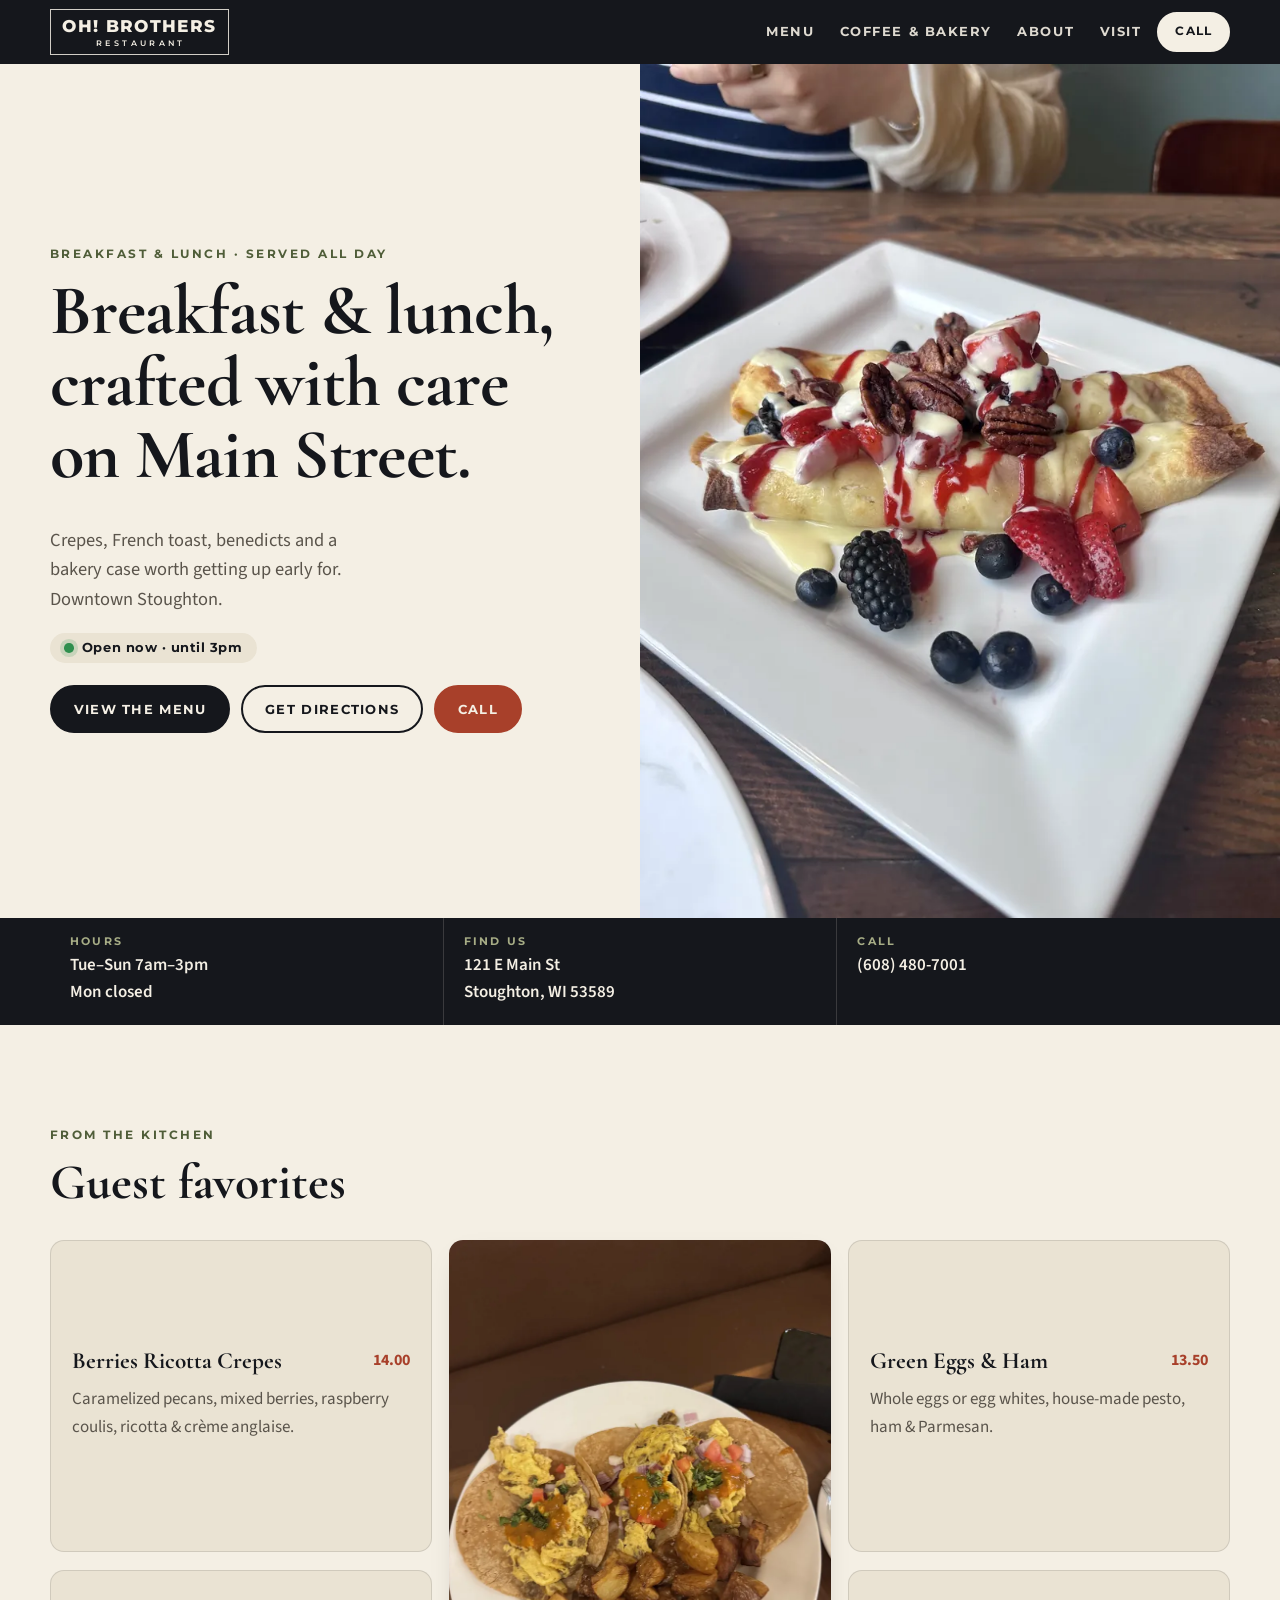
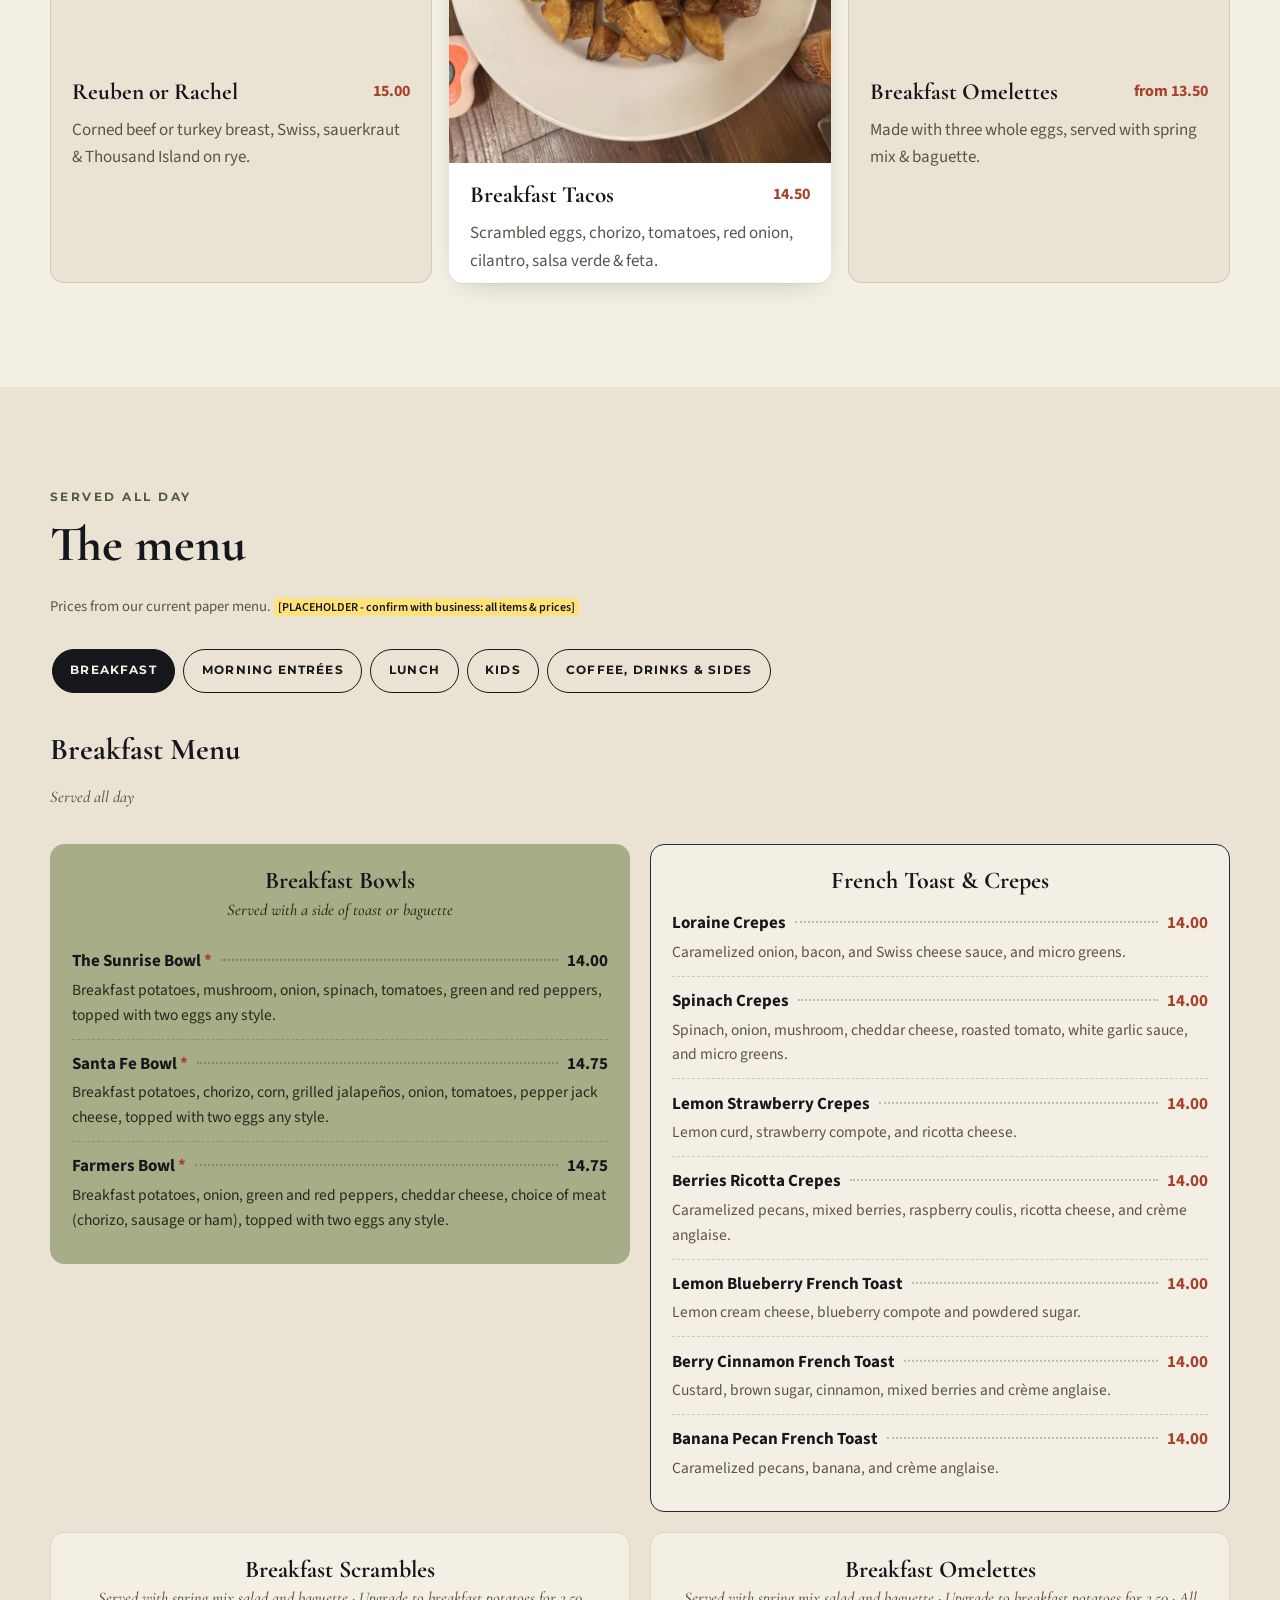
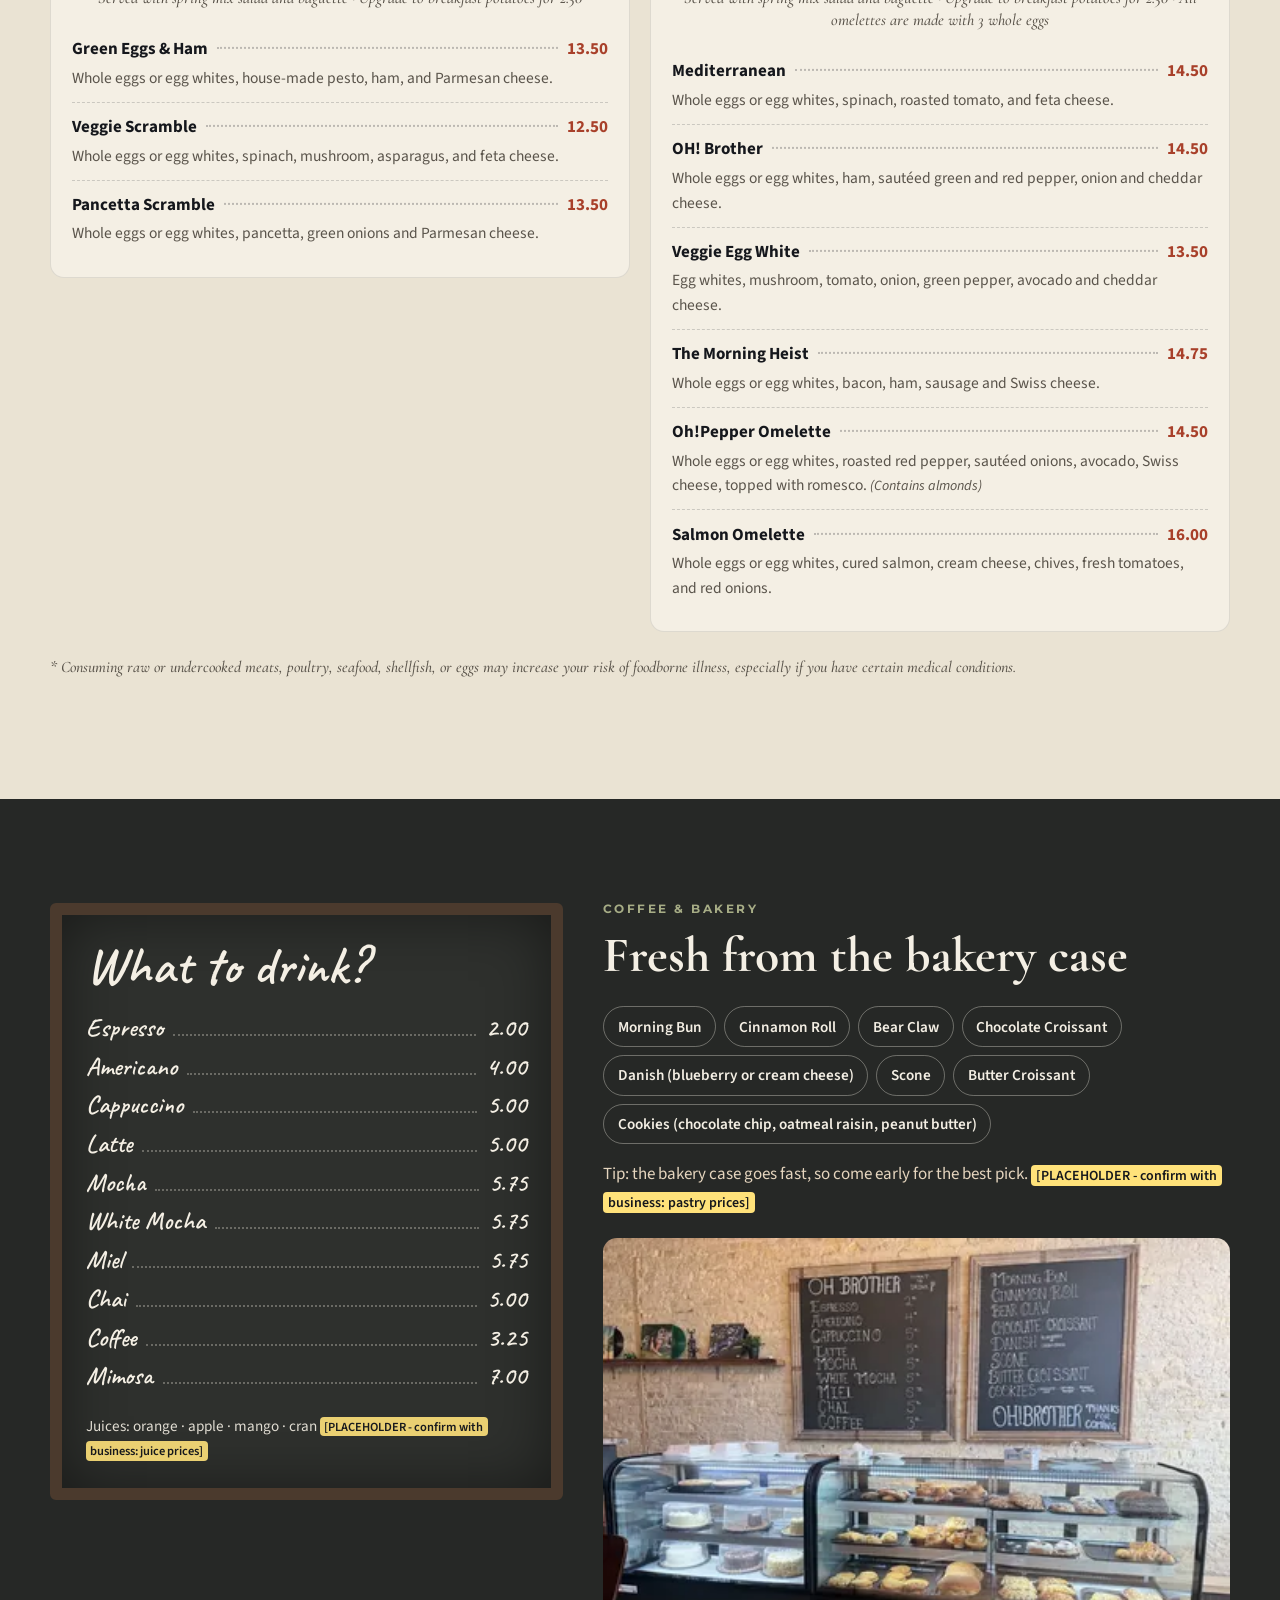
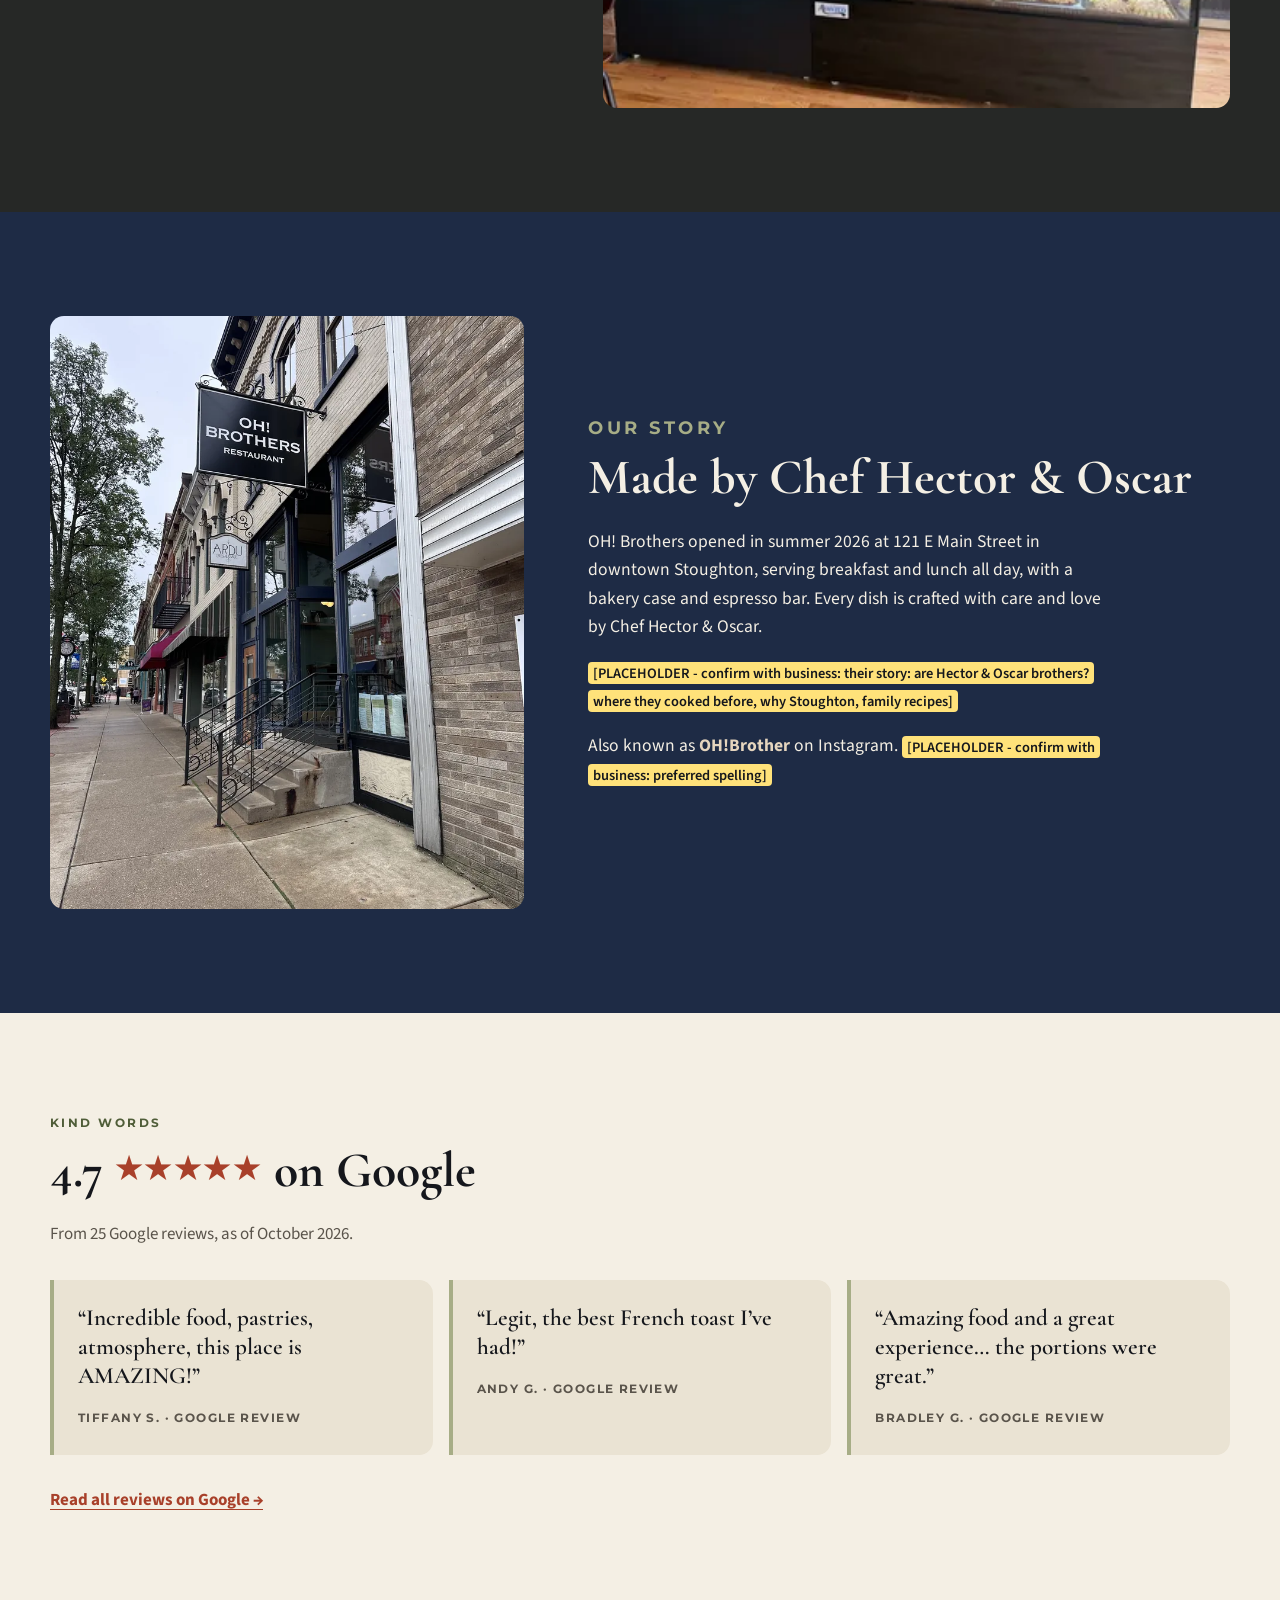
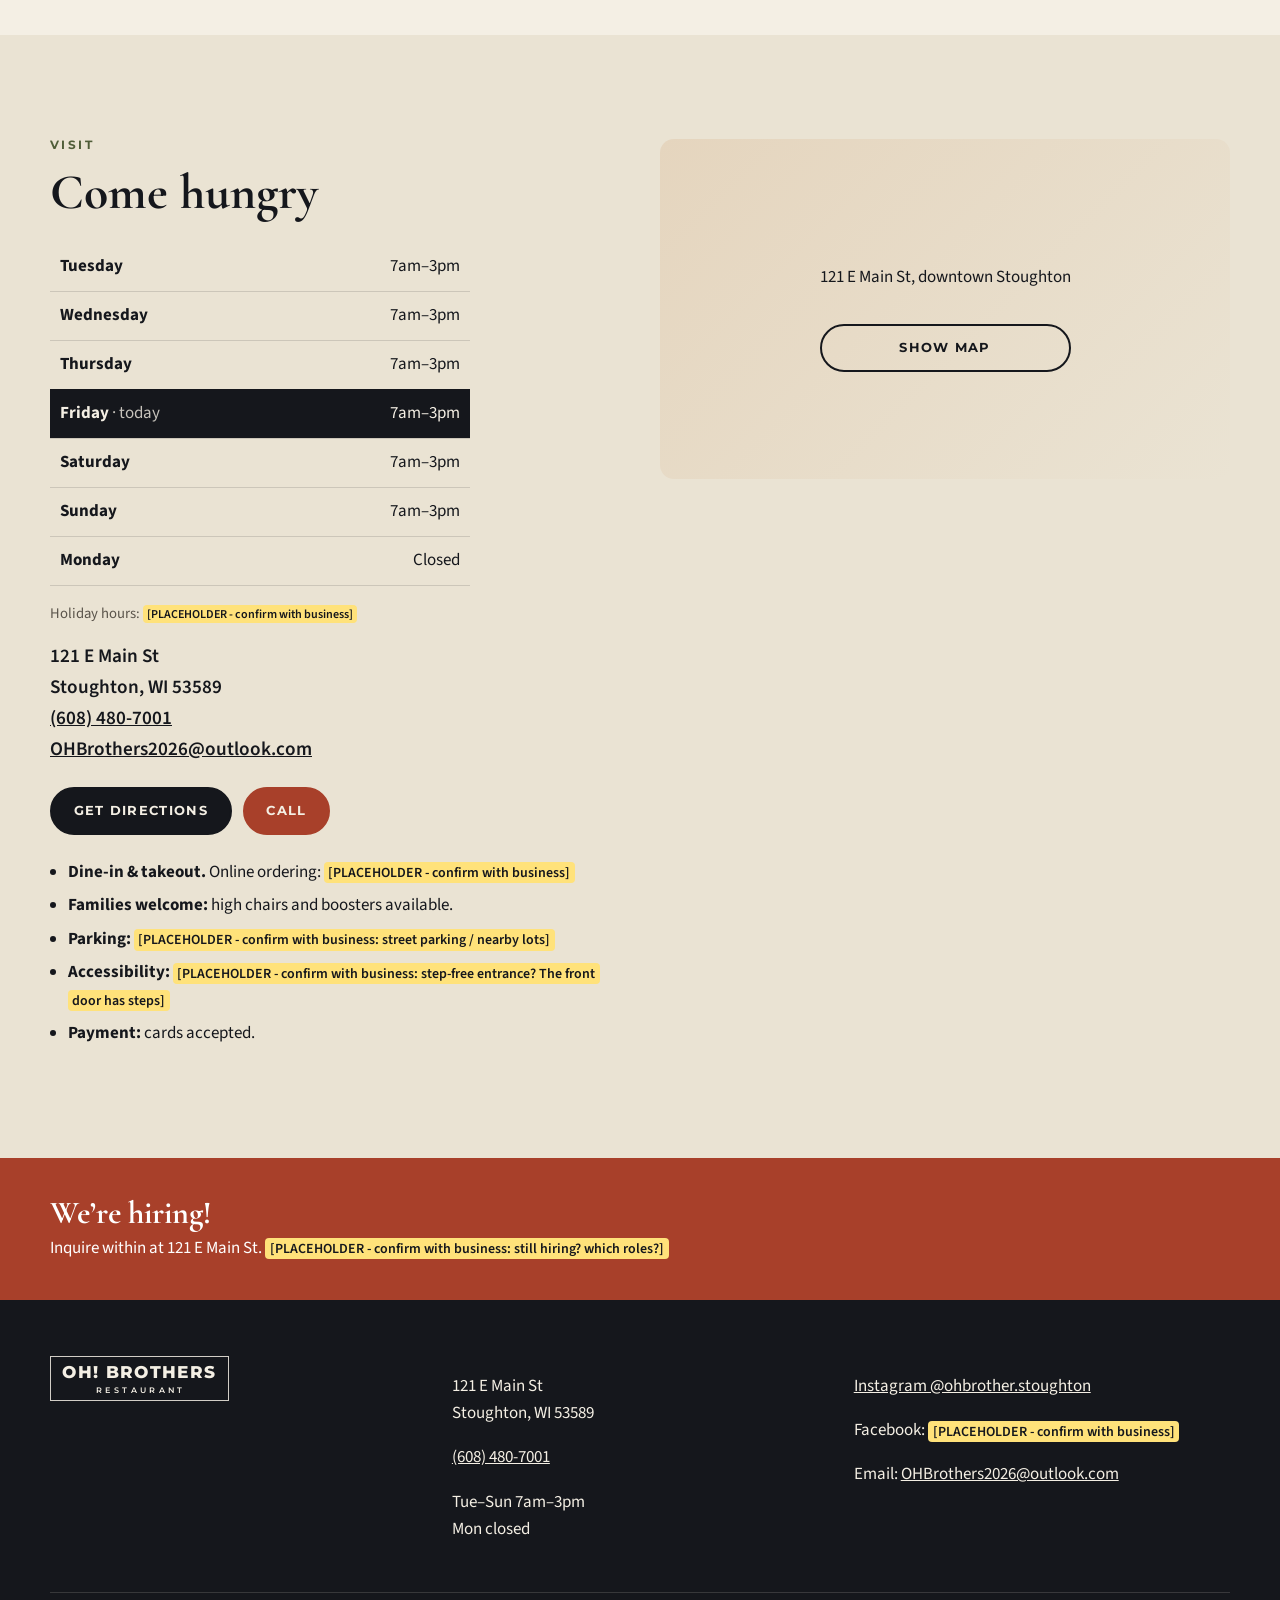
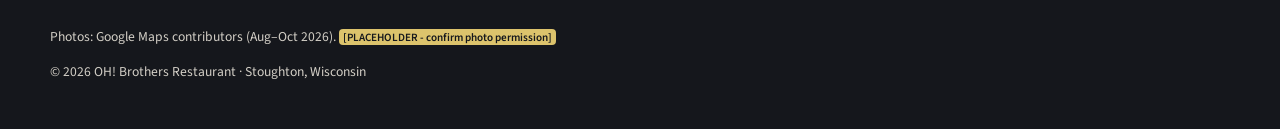
<file: index.html>
<!doctype html>
<html lang="en">
<head>
<meta charset="utf-8">
<meta name="viewport" content="width=device-width, initial-scale=1, viewport-fit=cover">
<title>OH! Brothers Restaurant | Breakfast &amp; Lunch on Main Street, Stoughton WI</title>
<meta name="description" content="Crepes, French toast, benedicts, scrambles, sandwiches and burgers, served all day, plus a fresh bakery case and espresso bar. 121 E Main St, Stoughton, WI. (608) 480-7001. OHBrothers2026@outlook.com. Open Tue–Sun 7am–3pm.">
<link rel="canonical" href="https://oh-brothers.vercel.app/">
<meta name="theme-color" content="#15171C">
<meta property="og:type" content="restaurant">
<meta property="og:title" content="OH! Brothers Restaurant · Stoughton, WI">
<meta property="og:description" content="Breakfast &amp; lunch served all day on Main Street. Crepes, French toast, benedicts, bakery &amp; espresso. 121 E Main St, Stoughton, WI. (608) 480-7001. OHBrothers2026@outlook.com. Tue–Sun 7am–3pm.">
<meta property="og:image" content="https://oh-brothers.vercel.app/assets/img/og-crepes.jpg">
<meta property="og:url" content="https://oh-brothers.vercel.app/">
<meta name="twitter:card" content="summary_large_image">
<link rel="icon" href="/assets/favicon.svg" type="image/svg+xml">
<link rel="preconnect" href="https://fonts.googleapis.com">
<link rel="preconnect" href="https://fonts.gstatic.com" crossorigin>
<link href="https://fonts.googleapis.com/css2?family=Caveat:wght@600&family=Cormorant+Garamond:ital,wght@0,600;0,700;1,500&family=Montserrat:wght@600;700;800&family=Source+Sans+3:wght@400;600;700&display=swap" rel="stylesheet">
<link rel="preload" as="image" href="/assets/img/03-food-crepes-berries-pecans-1200w.webp" imagesrcset="/assets/img/03-food-crepes-berries-pecans-800w.webp 800w, /assets/img/03-food-crepes-berries-pecans-1200w.webp 1200w, /assets/img/03-food-crepes-berries-pecans-1600w.webp 1600w" imagesizes="(min-width:1100px) 50vw, 100vw" fetchpriority="high">
<link rel="stylesheet" href="/assets/site.css?v=mwcce5d1">
<script type="application/ld+json">{"@context":"https://schema.org","@type":"Restaurant","name":"OH! Brothers Restaurant","alternateName":["OH Brothers!","OH!Brother"],"url":"https://oh-brothers.vercel.app/","image":"https://oh-brothers.vercel.app/assets/img/og-crepes.jpg","address":{"@type":"PostalAddress","streetAddress":"121 E Main St","addressLocality":"Stoughton","addressRegion":"WI","postalCode":"53589","addressCountry":"US"},"geo":{"@type":"GeoCoordinates","latitude":42.9165456,"longitude":-89.2200791},"telephone":"+16084807001","email":"OHBrothers2026@outlook.com","openingHoursSpecification":[{"@type":"OpeningHoursSpecification","dayOfWeek":["Tuesday","Wednesday","Thursday","Friday","Saturday","Sunday"],"opens":"07:00","closes":"15:00"}],"servesCuisine":["Breakfast","Brunch","American","Crepes","Bakery"],"priceRange":"$","hasMenu":"https://oh-brothers.vercel.app/#menu","sameAs":["https://www.instagram.com/ohbrother.stoughton/"]}</script>
<script defer src="/assets/site.js?v=mwcce5d1"></script>
</head>
<body>
<a class="skip" href="#main">Skip to content</a>

<header class="hdr" id="hdr">
  <div class="wrap hdr__in">
    <a class="mark" href="#top" aria-label="OH! Brothers Restaurant, home">
      <span class="mark__name">OH! BROTHERS</span><span class="mark__sub">RESTAURANT</span>
    </a>
    <nav class="nav" aria-label="Main">
      <a href="#menu">Menu</a><a href="#coffee">Coffee &amp; Bakery</a><a href="#about">About</a><a href="#visit">Visit</a>
    </nav>
    <a class="btn btn--light btn--sm js-call" href="tel:+16084807001">Call</a>
  </div>
</header>

<main id="main">
<section class="hero" id="top">
  <div class="hero__media"><img src="/assets/img/03-food-crepes-berries-pecans-800w.webp" srcset="/assets/img/03-food-crepes-berries-pecans-400w.webp 400w, /assets/img/03-food-crepes-berries-pecans-800w.webp 800w, /assets/img/03-food-crepes-berries-pecans-1200w.webp 1200w, /assets/img/03-food-crepes-berries-pecans-1600w.webp 1600w" sizes="(min-width:1100px) 50vw, 100vw" width="800" height="1067" alt="Crepes topped with fresh berries, caramelized pecans and raspberry sauce" fetchpriority="high" decoding="async"></div>
  <div class="hero__copy wrap">
    <p class="eyebrow">Breakfast &amp; Lunch · Served All Day</p>
    <h1>Breakfast &amp; lunch, crafted with care on Main Street.</h1>
    <p class="lede">Crepes, French toast, benedicts and a bakery case worth getting up early for. Downtown Stoughton.</p>
    <p class="chip js-open" aria-live="polite">Tue–Sun 7am–3pm · Mon closed</p>
    <div class="btns">
      <a class="btn" href="#menu">View the menu</a>
      <a class="btn btn--ghost" href="https://www.google.com/maps/dir/?api=1&amp;destination=OH+Brothers!+121+E+Main+St+Stoughton+WI+53589" target="_blank" rel="noopener">Get directions</a>
      <a class="btn btn--accent js-call" href="tel:+16084807001">Call</a>
    </div>
  </div>
</section>

<section class="info" id="info" aria-label="Quick info">
  <div class="wrap info__grid">
    <a class="tile" href="#visit"><span class="tile__k">Hours</span><span class="tile__v">Tue–Sun 7am–3pm<br>Mon closed</span></a>
    <a class="tile" href="https://www.google.com/maps/dir/?api=1&amp;destination=OH+Brothers!+121+E+Main+St+Stoughton+WI+53589" target="_blank" rel="noopener"><span class="tile__k">Find us</span><span class="tile__v">121 E Main St<br>Stoughton, WI 53589</span></a>
    <a class="tile js-call" href="tel:+16084807001"><span class="tile__k">Call</span><span class="tile__v js-phone-text">(608) 480-7001</span></a>
  </div>
</section>

<section class="sec" id="favorites">
  <div class="wrap">
    <p class="eyebrow">From the kitchen</p>
    <h2>Guest favorites</h2>
    <div class="cards">
      <article class="card card--text reveal"><div class="card__b"><h3>Berries Ricotta Crepes <span class="price">14.00</span></h3><p>Caramelized pecans, mixed berries, raspberry coulis, ricotta &amp; crème anglaise.</p></div></article>
      <article class="card reveal"><img src="/assets/img/06-food-breakfast-tacos-potatoes-800w.webp" srcset="/assets/img/06-food-breakfast-tacos-potatoes-400w.webp 400w, /assets/img/06-food-breakfast-tacos-potatoes-800w.webp 800w, /assets/img/06-food-breakfast-tacos-potatoes-1200w.webp 1200w, /assets/img/06-food-breakfast-tacos-potatoes-1600w.webp 1600w" sizes="(min-width:1100px) 33vw, (min-width:768px) 50vw, 100vw" width="800" height="1067" alt="Breakfast tacos with scrambled eggs and chorizo, served with breakfast potatoes" loading="lazy" decoding="async"><div class="card__b"><h3>Breakfast Tacos <span class="price">14.50</span></h3><p>Scrambled eggs, chorizo, tomatoes, red onion, cilantro, salsa verde &amp; feta.</p></div></article>
      <article class="card card--text reveal"><div class="card__b"><h3>Green Eggs &amp; Ham <span class="price">13.50</span></h3><p>Whole eggs or egg whites, house-made pesto, ham &amp; Parmesan.</p></div></article>
      <article class="card card--text reveal"><div class="card__b"><h3>Reuben or Rachel <span class="price">15.00</span></h3><p>Corned beef or turkey breast, Swiss, sauerkraut &amp; Thousand Island on rye.</p></div></article>
      <article class="card card--text reveal"><div class="card__b"><h3>Breakfast Omelettes <span class="price">from 13.50</span></h3><p>Made with three whole eggs, served with spring mix &amp; baguette.</p></div></article>
    </div>
  </div>
</section>

<section class="sec sec--alt" id="menu">
  <div class="wrap">
    <p class="eyebrow">Served all day</p>
    <h2>The menu</h2>
    <p class="muted small">Prices from our current paper menu. <mark class="ph">[PLACEHOLDER - confirm with business: all items &amp; prices]</mark></p>
    <div class="tabs" role="tablist" aria-label="Menu sections" hidden><button class="tab" role="tab" id="tab-breakfast" aria-controls="m-breakfast" aria-selected="true" type="button">Breakfast</button><button class="tab" role="tab" id="tab-entrees" aria-controls="m-entrees" aria-selected="false" type="button">Morning Entrées</button><button class="tab" role="tab" id="tab-lunch" aria-controls="m-lunch" aria-selected="false" type="button">Lunch</button><button class="tab" role="tab" id="tab-kids" aria-controls="m-kids" aria-selected="false" type="button">Kids</button><button class="tab" role="tab" id="tab-drinks" aria-controls="m-drinks" aria-selected="false" type="button">Coffee, Drinks &amp; Sides</button></div>
<div class="menu-sec" id="m-breakfast" role="tabpanel" aria-labelledby="tab-breakfast"><h3 class="menu-sec__h">Breakfast Menu</h3><p class="grp__note menu-sec__note" style="text-align:left">Served all day</p><div class="grp grp--sage"><h4 class="grp__t">Breakfast Bowls</h4><p class="grp__note">Served with a side of toast or baguette</p><div class="it"><div class="it__r"><span class="it__n">The Sunrise Bowl <span class="star" aria-label="see advisory">*</span></span><span class="it__p"><span class="sr">$</span>14.00</span></div><p class="it__d">Breakfast potatoes, mushroom, onion, spinach, tomatoes, green and red peppers, topped with two eggs any style.</p></div><div class="it"><div class="it__r"><span class="it__n">Santa Fe Bowl <span class="star" aria-label="see advisory">*</span></span><span class="it__p"><span class="sr">$</span>14.75</span></div><p class="it__d">Breakfast potatoes, chorizo, corn, grilled jalapeños, onion, tomatoes, pepper jack cheese, topped with two eggs any style.</p></div><div class="it"><div class="it__r"><span class="it__n">Farmers Bowl <span class="star" aria-label="see advisory">*</span></span><span class="it__p"><span class="sr">$</span>14.75</span></div><p class="it__d">Breakfast potatoes, onion, green and red peppers, cheddar cheese, choice of meat (chorizo, sausage or ham), topped with two eggs any style.</p></div></div><div class="grp grp--navy"><h4 class="grp__t">French Toast &amp; Crepes</h4><div class="it"><div class="it__r"><span class="it__n">Loraine Crepes</span><span class="it__p"><span class="sr">$</span>14.00</span></div><p class="it__d">Caramelized onion, bacon, and Swiss cheese sauce, and micro greens.</p></div><div class="it"><div class="it__r"><span class="it__n">Spinach Crepes</span><span class="it__p"><span class="sr">$</span>14.00</span></div><p class="it__d">Spinach, onion, mushroom, cheddar cheese, roasted tomato, white garlic sauce, and micro greens.</p></div><div class="it"><div class="it__r"><span class="it__n">Lemon Strawberry Crepes</span><span class="it__p"><span class="sr">$</span>14.00</span></div><p class="it__d">Lemon curd, strawberry compote, and ricotta cheese.</p></div><div class="it"><div class="it__r"><span class="it__n">Berries Ricotta Crepes</span><span class="it__p"><span class="sr">$</span>14.00</span></div><p class="it__d">Caramelized pecans, mixed berries, raspberry coulis, ricotta cheese, and crème anglaise.</p></div><div class="it"><div class="it__r"><span class="it__n">Lemon Blueberry French Toast</span><span class="it__p"><span class="sr">$</span>14.00</span></div><p class="it__d">Lemon cream cheese, blueberry compote and powdered sugar.</p></div><div class="it"><div class="it__r"><span class="it__n">Berry Cinnamon French Toast</span><span class="it__p"><span class="sr">$</span>14.00</span></div><p class="it__d">Custard, brown sugar, cinnamon, mixed berries and crème anglaise.</p></div><div class="it"><div class="it__r"><span class="it__n">Banana Pecan French Toast</span><span class="it__p"><span class="sr">$</span>14.00</span></div><p class="it__d">Caramelized pecans, banana, and crème anglaise.</p></div></div><div class="grp"><h4 class="grp__t">Breakfast Scrambles</h4><p class="grp__note">Served with spring mix salad and baguette · Upgrade to breakfast potatoes for 2.50</p><div class="it"><div class="it__r"><span class="it__n">Green Eggs &amp; Ham</span><span class="it__p"><span class="sr">$</span>13.50</span></div><p class="it__d">Whole eggs or egg whites, house-made pesto, ham, and Parmesan cheese.</p></div><div class="it"><div class="it__r"><span class="it__n">Veggie Scramble</span><span class="it__p"><span class="sr">$</span>12.50</span></div><p class="it__d">Whole eggs or egg whites, spinach, mushroom, asparagus, and feta cheese.</p></div><div class="it"><div class="it__r"><span class="it__n">Pancetta Scramble</span><span class="it__p"><span class="sr">$</span>13.50</span></div><p class="it__d">Whole eggs or egg whites, pancetta, green onions and Parmesan cheese.</p></div></div><div class="grp"><h4 class="grp__t">Breakfast Omelettes</h4><p class="grp__note">Served with spring mix salad and baguette · Upgrade to breakfast potatoes for 2.50 · All omelettes are made with 3 whole eggs</p><div class="it"><div class="it__r"><span class="it__n">Mediterranean</span><span class="it__p"><span class="sr">$</span>14.50</span></div><p class="it__d">Whole eggs or egg whites, spinach, roasted tomato, and feta cheese.</p></div><div class="it"><div class="it__r"><span class="it__n">OH! Brother</span><span class="it__p"><span class="sr">$</span>14.50</span></div><p class="it__d">Whole eggs or egg whites, ham, sautéed green and red pepper, onion and cheddar cheese.</p></div><div class="it"><div class="it__r"><span class="it__n">Veggie Egg White</span><span class="it__p"><span class="sr">$</span>13.50</span></div><p class="it__d">Egg whites, mushroom, tomato, onion, green pepper, avocado and cheddar cheese.</p></div><div class="it"><div class="it__r"><span class="it__n">The Morning Heist</span><span class="it__p"><span class="sr">$</span>14.75</span></div><p class="it__d">Whole eggs or egg whites, bacon, ham, sausage and Swiss cheese.</p></div><div class="it"><div class="it__r"><span class="it__n">Oh!Pepper Omelette</span><span class="it__p"><span class="sr">$</span>14.50</span></div><p class="it__d">Whole eggs or egg whites, roasted red pepper, sautéed onions, avocado, Swiss cheese, topped with romesco. <span class="it__a">(Contains almonds)</span></p></div><div class="it"><div class="it__r"><span class="it__n">Salmon Omelette</span><span class="it__p"><span class="sr">$</span>16.00</span></div><p class="it__d">Whole eggs or egg whites, cured salmon, cream cheese, chives, fresh tomatoes, and red onions.</p></div></div></div>
<div class="menu-sec" id="m-entrees" role="tabpanel" aria-labelledby="tab-entrees"><h3 class="menu-sec__h">Morning Entrées</h3><p class="grp__note menu-sec__note" style="text-align:left">Served with spring mix salad · Upgrade to breakfast potatoes for 2.50</p><div class="grp grp--sage"><h4 class="grp__t">Morning Entrées</h4><div class="it"><div class="it__r"><span class="it__n">Breakfast Tacos</span><span class="it__p"><span class="sr">$</span>14.50</span></div><p class="it__d">Scrambled eggs, chorizo, tomatoes, red onion, cilantro, salsa verde and feta cheese.</p></div><div class="it"><div class="it__r"><span class="it__n">Breakfast Sandwich</span><span class="it__p"><span class="sr">$</span>14.00</span></div><p class="it__d">Croissant, scrambled eggs, bacon, cheddar cheese.</p></div><div class="it"><div class="it__r"><span class="it__n">Benji's Eggs <span class="star" aria-label="see advisory">*</span></span><span class="it__p"><span class="sr">$</span>14.50</span></div><p class="it__d">Parmesan sauce, poached eggs, cremini mushrooms, sautéed asparagus, fried leeks, truffle oil.</p></div><div class="it"><div class="it__r"><span class="it__n">Huevos Rancheros <span class="star" aria-label="see advisory">*</span></span><span class="it__p"><span class="sr">$</span>14.50</span></div><p class="it__d">Tortillas, pinto beans, queso fresco, pico de gallo, salsa verde, topped with two eggs any style.</p></div><div class="it"><div class="it__r"><span class="it__n">Spinach &amp; Mushroom Benedict <span class="star" aria-label="see advisory">*</span></span><span class="it__p"><span class="sr">$</span>14.00</span></div><p class="it__d">English muffin, sautéed spinach &amp; mushrooms, chives, béarnaise sauce, and poached eggs.</p></div><div class="it"><div class="it__r"><span class="it__n">Porridge</span><span class="it__p"><span class="sr">$</span>9.00</span></div><p class="it__d">Oats, brown sugar and fresh berries.</p></div><div class="it"><div class="it__r"><span class="it__n">Ham &amp; Asparagus Benedict <span class="star" aria-label="see advisory">*</span></span><span class="it__p"><span class="sr">$</span>14.00</span></div><p class="it__d">English muffin, asparagus, béarnaise sauce, ham, chives and poached eggs.</p></div><div class="it"><div class="it__r"><span class="it__n">Salmon &amp; Asparagus Benedict <span class="star" aria-label="see advisory">*</span></span><span class="it__p"><span class="sr">$</span>16.00</span></div><p class="it__d">English muffin, asparagus, béarnaise sauce, cured salmon, tomato, chives and poached eggs.</p></div></div><div class="grp grp--terracotta"><h4 class="grp__t">Avocado Toast</h4><p class="grp__note">Served with spring mix salad and baguette · Upgrade to breakfast potatoes for 2.50 · Add two eggs any style for 2.00</p><div class="it"><div class="it__r"><span class="it__n">Salmon Avocado Toast</span><span class="it__p"><span class="sr">$</span>16.00</span></div><p class="it__d">Multigrain toast, dill cream cheese, cured salmon, cucumber slices, pickled red onions, frisée leaves, fresh dill, micro greens, and avocado.</p></div><div class="it"><div class="it__r"><span class="it__n">Mushroom Avocado Toast</span><span class="it__p"><span class="sr">$</span>14.75</span></div><p class="it__d">Multigrain toast, portobello mushroom, fresh mozzarella, arugula, pomegranate seeds, fried leeks, balsamic glaze, micro greens and avocado.</p></div><div class="it"><div class="it__r"><span class="it__n">Chorizo Avocado Toast</span><span class="it__p"><span class="sr">$</span>14.75</span></div><p class="it__d">Multigrain toast, whipped feta cheese, roasted tomatoes, red onion, frisée leaves, micro cilantro, chorizo and avocado.</p></div></div><div class="grp grp--terracotta"><h4 class="grp__t">Quiche</h4><p class="grp__note">Served with spring mix salad and baguette · Upgrade to breakfast potatoes for 2.50</p><div class="it"><div class="it__r"><span class="it__n">Veggie Quiche</span><span class="it__p"><span class="sr">$</span>13.00</span></div><p class="it__d">Ask your server for the quiche of the day.</p></div><div class="it"><div class="it__r"><span class="it__n">Meat Quiche</span><span class="it__p"><span class="sr">$</span>13.00</span></div><p class="it__d">Ask your server for the quiche of the day.</p></div></div></div>
<div class="menu-sec" id="m-lunch" role="tabpanel" aria-labelledby="tab-lunch"><h3 class="menu-sec__h">Lunch Menu</h3><p class="grp__note menu-sec__note" style="text-align:left">Served all day</p><div class="grp grp--sage"><h4 class="grp__t">Lunch Sandwiches</h4><p class="grp__note">Served with spring mix salad and baguette · Upgrade to breakfast potatoes for 2.50</p><div class="it"><div class="it__r"><span class="it__n">Chicken Sandwich</span><span class="it__p"><span class="sr">$</span>15.00</span></div><p class="it__d">Cabbage slaw, pickles, fried potato, honey Cajun sauce on a brioche bun.</p></div><div class="it"><div class="it__r"><span class="it__n">French Dip</span><span class="it__p"><span class="sr">$</span>15.00</span></div><p class="it__d">Roast beef, caramelized onions, provolone cheese, au jus, on sourdough.</p></div><div class="it"><div class="it__r"><span class="it__n">Reuben or Rachel</span><span class="it__p"><span class="sr">$</span>15.00</span></div><p class="it__d">Reuben with corned beef, or Rachel with turkey breast. Swiss cheese, sauerkraut, Thousand Island dressing, on rye bread.</p></div><div class="it"><div class="it__r"><span class="it__n">Prosciutto Sandwich</span><span class="it__p"><span class="sr">$</span>15.00</span></div><p class="it__d">Fig jam, prosciutto, arugula, mozzarella cheese on a baguette.</p></div><div class="it"><div class="it__r"><span class="it__n">Grilled Cheese</span><span class="it__p"><span class="sr">$</span>14.75</span></div><p class="it__d">Pesto, tomato, onion and avocado.</p></div></div><div class="grp grp--terracotta"><h4 class="grp__t">Burgers</h4><p class="grp__note">Served with spring mix salad and baguette · Upgrade to breakfast potatoes for 2.50</p><div class="it"><div class="it__r"><span class="it__n">House Burger</span><span class="it__p"><span class="sr">$</span>16.00</span></div><p class="it__d">Tomato, cheddar cheese, house sauce.</p></div><div class="it"><div class="it__r"><span class="it__n">Jalapeño Burger</span><span class="it__p"><span class="sr">$</span>16.00</span></div><p class="it__d">Bacon, Swiss cheese, sweet &amp; spicy jam.</p></div><div class="it"><div class="it__r"><span class="it__n">Hangover Burger</span><span class="it__p"><span class="sr">$</span>16.00</span></div><p class="it__d">Topped with hash browns, fried egg, bacon, pepper jack cheese, and chipotle aioli.</p></div></div><div class="grp grp--navy"><h4 class="grp__t">Salads</h4><div class="it"><div class="it__r"><span class="it__n">Very Berry Salad</span><span class="it__p"><span class="sr">$</span>9.00</span></div><p class="it__d">Spring mix, mixed berries, raspberry coulis, caramelized pecans, chèvre cheese.</p></div><div class="it"><div class="it__r"><span class="it__n">Spinach Salad</span><span class="it__p"><span class="sr">$</span>9.00</span></div><p class="it__d">Spinach, red onions, grape tomatoes, warm bacon dressing and roasted walnuts.</p></div><div class="it"><div class="it__r"><span class="it__n">House Salad</span><span class="it__p"><span class="sr">$</span>9.00</span></div><p class="it__d">Spring mix, walnuts, cherries, house dressing and Parmesan cheese.</p></div><div class="it"><div class="it__r"><span class="it__n">Buddha Bowl</span><span class="it__p"><span class="sr">$</span>14.00</span></div><p class="it__d">Quinoa, chickpeas, avocado, sweet potato, spinach, sunflower seeds, tahini dressing and micro greens.</p></div><p class="grp__foot">Add chicken 4.00 · Add salmon 6.00</p></div><div class="grp"><h4 class="grp__t">Soup</h4><p class="grp__note">Served with choice of toast or baguette</p><div class="it"><div class="it__r"><span class="it__n">Soup of the Day — Bowl</span><span class="it__p"><span class="sr">$</span>7.00</span></div><p class="it__d">Ask your server for the soup of the day.</p></div></div></div>
<div class="menu-sec" id="m-kids" role="tabpanel" aria-labelledby="tab-kids"><h3 class="menu-sec__h">Children's Corner</h3><div class="grp grp--terracotta"><h4 class="grp__t">Children's Corner</h4><div class="it"><div class="it__r"><span class="it__n">Kids Scramble Eggs</span><span class="it__p"><span class="sr">$</span>6.00</span></div><p class="it__d">Two scrambled eggs served with a side of berries.</p></div><div class="it"><div class="it__r"><span class="it__n">Kids French Toast</span><span class="it__p"><span class="sr">$</span>6.00</span></div><p class="it__d">Served with a side of berries and crème anglaise.</p></div><div class="it"><div class="it__r"><span class="it__n">Peanut Butter &amp; Jelly</span><span class="it__p"><span class="sr">$</span>6.00</span></div><p class="it__d">Served with a side of berries.</p></div><div class="it"><div class="it__r"><span class="it__n">Kids Grilled Cheese</span><span class="it__p"><span class="sr">$</span>6.00</span></div><p class="it__d">Served with a choice of berries or French fries.</p></div><div class="it"><div class="it__r"><span class="it__n">Kids Banana Nutella Crepes</span><span class="it__p"><span class="sr">$</span>6.00</span></div><p class="it__d">Served with crème anglaise.</p></div></div></div>
<div class="menu-sec" id="m-drinks" role="tabpanel" aria-labelledby="tab-drinks"><h3 class="menu-sec__h">Coffee, Drinks &amp; Sides</h3><div class="grp grp--chalk"><h4 class="grp__t">Espresso Bar</h4><p class="grp__note">From the chalkboard (photo, Sep 2026)</p><div class="it"><div class="it__r"><span class="it__n">Espresso</span><span class="it__p"><span class="sr">$</span>2.00</span></div></div><div class="it"><div class="it__r"><span class="it__n">Americano</span><span class="it__p"><span class="sr">$</span>4.00</span></div></div><div class="it"><div class="it__r"><span class="it__n">Cappuccino</span><span class="it__p"><span class="sr">$</span>5.00</span></div></div><div class="it"><div class="it__r"><span class="it__n">Latte</span><span class="it__p"><span class="sr">$</span>5.00</span></div></div><div class="it"><div class="it__r"><span class="it__n">Mocha</span><span class="it__p"><span class="sr">$</span>5.75</span></div></div><div class="it"><div class="it__r"><span class="it__n">White Mocha</span><span class="it__p"><span class="sr">$</span>5.75</span></div></div><div class="it"><div class="it__r"><span class="it__n">Miel</span><span class="it__p"><span class="sr">$</span>5.75</span></div></div><div class="it"><div class="it__r"><span class="it__n">Chai</span><span class="it__p"><span class="sr">$</span>5.00</span></div></div><div class="it"><div class="it__r"><span class="it__n">Coffee</span><span class="it__p"><span class="sr">$</span>3.25</span></div></div></div><div class="grp grp--chalk"><h4 class="grp__t">Juices &amp; Mimosa</h4><div class="it"><div class="it__r"><span class="it__n">Juice: orange, apple, mango or cranberry</span><span class="it__p"><mark class="ph">[PLACEHOLDER - confirm with business]</mark></span></div></div><div class="it"><div class="it__r"><span class="it__n">Mimosa</span><span class="it__p"><span class="sr">$</span>7.00</span></div></div></div><div class="grp"><h4 class="grp__t">Sides</h4><div class="it"><div class="it__r"><span class="it__n">Bacon</span><span class="it__p"><span class="sr">$</span>5.00</span></div></div><div class="it"><div class="it__r"><span class="it__n">Sausage Patties</span><span class="it__p"><span class="sr">$</span>5.00</span></div></div><div class="it"><div class="it__r"><span class="it__n">Side of Mixed Berries</span><span class="it__p"><span class="sr">$</span>5.00</span></div></div><div class="it"><div class="it__r"><span class="it__n">Breakfast Potatoes</span><span class="it__p"><span class="sr">$</span>4.00</span></div></div></div></div>
<p class="advisory">* Consuming raw or undercooked meats, poultry, seafood, shellfish, or eggs may increase your risk of foodborne illness, especially if you have certain medical conditions.</p>
  </div>
</section>

<section class="sec chalk" id="coffee">
  <div class="wrap chalk__grid">
    <div class="board reveal">
      <h2 class="chalk__h">What to drink?</h2>
      <ul class="drinks"><li><span>Espresso</span><span class="p">2.00</span></li><li><span>Americano</span><span class="p">4.00</span></li><li><span>Cappuccino</span><span class="p">5.00</span></li><li><span>Latte</span><span class="p">5.00</span></li><li><span>Mocha</span><span class="p">5.75</span></li><li><span>White Mocha</span><span class="p">5.75</span></li><li><span>Miel</span><span class="p">5.75</span></li><li><span>Chai</span><span class="p">5.00</span></li><li><span>Coffee</span><span class="p">3.25</span></li><li><span>Mimosa</span><span class="p">7.00</span></li></ul>
      <p class="board__note">Juices: orange · apple · mango · cran <mark class="ph">[PLACEHOLDER - confirm with business: juice prices]</mark></p>
    </div>
    <div class="chalk__side">
      <p class="eyebrow eyebrow--light">Coffee &amp; Bakery</p>
      <h2 class="h2--light">Fresh from the bakery case</h2>
      <ul class="pastries"><li>Morning Bun</li><li>Cinnamon Roll</li><li>Bear Claw</li><li>Chocolate Croissant</li><li>Danish (blueberry or cream cheese)</li><li>Scone</li><li>Butter Croissant</li><li>Cookies (chocolate chip, oatmeal raisin, peanut butter)</li></ul>
      <p class="tip">Tip: the bakery case goes fast, so come early for the best pick. <mark class="ph">[PLACEHOLDER - confirm with business: pastry prices]</mark></p>
      <div class="chalk__photos">
        <figure class="reveal"><img src="/assets/img/07-interior-bakery-case-chalkboard-menus-800w.webp" srcset="/assets/img/07-interior-bakery-case-chalkboard-menus-400w.webp 400w, /assets/img/07-interior-bakery-case-chalkboard-menus-800w.webp 800w, /assets/img/07-interior-bakery-case-chalkboard-menus-1200w.webp 1200w, /assets/img/07-interior-bakery-case-chalkboard-menus-1600w.webp 1600w" sizes="(min-width:1100px) 30vw, 100vw" width="800" height="600" alt="Bakery case of pastries beneath two chalkboard menus on a cream brick wall" loading="lazy" decoding="async"></figure>
      </div>
    </div>
  </div>
</section>

<section class="sec about" id="about">
  <div class="wrap about__grid">
    <figure class="about__img reveal"><img src="/assets/img/04-storefront-oh-brothers-sign-main-street-800w.webp" srcset="/assets/img/04-storefront-oh-brothers-sign-main-street-400w.webp 400w, /assets/img/04-storefront-oh-brothers-sign-main-street-800w.webp 800w, /assets/img/04-storefront-oh-brothers-sign-main-street-1200w.webp 1200w, /assets/img/04-storefront-oh-brothers-sign-main-street-1600w.webp 1600w" sizes="(min-width:1100px) 40vw, 100vw" width="800" height="1067" alt="The black OH! Brothers Restaurant sign above the entrance on Main Street" loading="lazy" decoding="async"></figure>
    <div>
      <p class="eyebrow eyebrow--light">Our story</p>
      <h2 class="h2--light">Made by Chef Hector &amp; Oscar</h2>
      <p>OH! Brothers opened in summer 2026 at 121 E Main Street in downtown Stoughton, serving breakfast and lunch all day, with a bakery case and espresso bar. Every dish is crafted with care and love by Chef Hector &amp; Oscar.</p>
      <p><mark class="ph">[PLACEHOLDER - confirm with business: their story: are Hector &amp; Oscar brothers? where they cooked before, why Stoughton, family recipes]</mark></p>
      <p class="small">Also known as <strong>OH!Brother</strong> on Instagram. <mark class="ph">[PLACEHOLDER - confirm with business: preferred spelling]</mark></p>
    </div>
  </div>
</section>

<section class="sec" id="reviews">
  <div class="wrap">
    <p class="eyebrow">Kind words</p>
    <h2>4.7 <span aria-hidden="true" class="stars">★★★★★</span><span class="sr">stars</span> on Google</h2>
    <p class="muted">From 25 Google reviews, as of October 2026.</p>
    <div class="quotes">
      <blockquote class="reveal"><p>“Incredible food, pastries, atmosphere, this place is AMAZING!”</p><cite>Tiffany S. · Google review</cite></blockquote>
      <blockquote class="reveal"><p>“Legit, the best French toast I’ve had!”</p><cite>Andy G. · Google review</cite></blockquote>
      <blockquote class="reveal"><p>“Amazing food and a great experience… the portions were great.”</p><cite>Bradley G. · Google review</cite></blockquote>
    </div>
    <p><a class="link" href="https://www.google.com/maps/place/OH+Brothers!/@42.9165456,-89.2200791,17z" target="_blank" rel="noopener">Read all reviews on Google →</a></p>
  </div>
</section>

<section class="sec sec--alt" id="visit">
  <div class="wrap visit__grid">
    <div>
      <p class="eyebrow">Visit</p>
      <h2>Come hungry</h2>
      <table class="hours" aria-label="Opening hours">
        <tbody>
          <tr data-day="2"><th scope="row">Tuesday</th><td>7am–3pm</td></tr>
          <tr data-day="3"><th scope="row">Wednesday</th><td>7am–3pm</td></tr>
          <tr data-day="4"><th scope="row">Thursday</th><td>7am–3pm</td></tr>
          <tr data-day="5"><th scope="row">Friday</th><td>7am–3pm</td></tr>
          <tr data-day="6"><th scope="row">Saturday</th><td>7am–3pm</td></tr>
          <tr data-day="0"><th scope="row">Sunday</th><td>7am–3pm</td></tr>
          <tr data-day="1"><th scope="row">Monday</th><td>Closed</td></tr>
        </tbody>
      </table>
      <p class="small muted">Holiday hours: <mark class="ph">[PLACEHOLDER - confirm with business]</mark></p>
      <address>121 E Main St<br>Stoughton, WI 53589<br><a class="js-call js-phone-text" href="tel:+16084807001">(608) 480-7001</a><br><a href="mailto:OHBrothers2026@outlook.com">OHBrothers2026@outlook.com</a></address>
      <div class="btns">
        <a class="btn" href="https://www.google.com/maps/dir/?api=1&amp;destination=OH+Brothers!+121+E+Main+St+Stoughton+WI+53589" target="_blank" rel="noopener">Get directions</a>
        <a class="btn btn--accent js-call" href="tel:+16084807001">Call</a>
      </div>
      <ul class="notes">
        <li><strong>Dine-in &amp; takeout.</strong> Online ordering: <mark class="ph">[PLACEHOLDER - confirm with business]</mark></li>
        <li><strong>Families welcome:</strong> high chairs and boosters available.</li>
        <li><strong>Parking:</strong> <mark class="ph">[PLACEHOLDER - confirm with business: street parking / nearby lots]</mark></li>
        <li><strong>Accessibility:</strong> <mark class="ph">[PLACEHOLDER - confirm with business: step-free entrance? The front door has steps]</mark></li>
        <li><strong>Payment:</strong> cards accepted.</li>
      </ul>
    </div>
    <div class="map">
      <div class="map__facade" id="mapbox">
        <p>121 E Main St, downtown Stoughton</p>
        <button class="btn btn--ghost" type="button" id="loadmap">Show map</button>
      </div>
    </div>
  </div>
</section>

<section class="hiring" id="hiring">
  <div class="wrap hiring__in">
    
    <div><h2>We’re hiring!</h2><p>Inquire within at 121 E Main St. <mark class="ph">[PLACEHOLDER - confirm with business: still hiring? which roles?]</mark></p></div>
  </div>
</section>
</main>

<footer class="ftr">
  <div class="wrap ftr__grid">
    <div><span class="mark mark--foot"><span class="mark__name">OH! BROTHERS</span><span class="mark__sub">RESTAURANT</span></span></div>
    <div><p>121 E Main St<br>Stoughton, WI 53589</p><p><a class="js-call js-phone-text" href="tel:+16084807001">(608) 480-7001</a></p><p>Tue–Sun 7am–3pm<br>Mon closed</p></div>
    <div>
      <p><a href="https://www.instagram.com/ohbrother.stoughton/" target="_blank" rel="noopener">Instagram @ohbrother.stoughton</a></p>
      <p>Facebook: <mark class="ph">[PLACEHOLDER - confirm with business]</mark></p>
      <p>Email: <a href="mailto:OHBrothers2026@outlook.com">OHBrothers2026@outlook.com</a></p>
    </div>
  </div>
  <div class="wrap ftr__legal">
    <p>Photos: Google Maps contributors (Aug–Oct 2026). <mark class="ph">[PLACEHOLDER - confirm photo permission]</mark></p>
    <p>© 2026 OH! Brothers Restaurant · Stoughton, Wisconsin</p>
  </div>
</footer>

<nav class="actionbar" aria-label="Quick actions">
  <a class="js-call" href="tel:+16084807001"><span aria-hidden="true">☎</span> Call</a>
  <a href="https://www.google.com/maps/dir/?api=1&amp;destination=OH+Brothers!+121+E+Main+St+Stoughton+WI+53589" target="_blank" rel="noopener"><span aria-hidden="true">➤</span> Directions</a>
  <a href="#menu"><span aria-hidden="true">☰</span> Menu</a>
</nav>
</body>
</html>
</file>
<file: assets/site.css>
:root{--ink:#15171C;--paper:#F4EFE4;--paper-2:#EAE3D3;--brick:#E5D5BE;--sage:#A7AD86;--sage-deep:#4F5D38;--terra:#A8402A;--navy:#1E2B45;--wood:#4B3A2D;--chalk:#262826;--muted:#5A544B;
--f-mark:"Montserrat",system-ui,sans-serif;--f-disp:"Cormorant Garamond",Georgia,serif;--f-body:"Source Sans 3",system-ui,sans-serif;--f-chalk:"Caveat",cursive;--r:14px}
*{box-sizing:border-box}html{scroll-behavior:smooth;scroll-padding-top:76px}
body{margin:0;background:var(--paper);color:var(--ink);font:400 1.0625rem/1.6 var(--f-body);-webkit-font-smoothing:antialiased;padding-bottom:calc(64px + env(safe-area-inset-bottom))}
@media(min-width:768px){body{padding-bottom:0}}
img{display:block;max-width:100%;height:auto}a{color:inherit}
.wrap{width:min(1180px,100% - 2.5rem);margin-inline:auto}
.skip{position:absolute;left:-999px;top:0;background:var(--ink);color:var(--paper);padding:.75rem 1rem;z-index:100}.skip:focus{left:1rem}
.sr{position:absolute;width:1px;height:1px;overflow:hidden;clip:rect(0 0 0 0)}
:focus-visible{outline:3px solid var(--terra);outline-offset:3px}
mark.ph{background:#FFE27A;color:#15171C;padding:.05em .35em;border-radius:4px;font:600 .82em/1.4 var(--f-body);box-decoration-break:clone;-webkit-box-decoration-break:clone}
h1,h2,h3{margin:0 0 .5em;line-height:1.08}
h1{font:700 clamp(2.4rem,7vw,4.4rem)/1.02 var(--f-disp);letter-spacing:-.01em}
h2{font:700 clamp(2rem,5vw,3.1rem)/1.05 var(--f-disp)}
h3{font:700 1.08rem/1.3 var(--f-body)}
.eyebrow{font:700 .78rem/1 var(--f-mark);letter-spacing:.2em;text-transform:uppercase;color:var(--sage-deep);margin:0 0 .9rem}
.eyebrow--light{color:var(--sage)}.h2--light{color:var(--paper)}
.muted{color:var(--muted)}.small{font-size:.92rem}
.link{font-weight:700;color:var(--terra);text-underline-offset:4px}
/* header */
.hdr{position:sticky;top:0;z-index:50;background:var(--ink);color:var(--paper);transition:box-shadow .2s}
.hdr.is-scrolled{box-shadow:0 6px 24px rgba(0,0,0,.25)}
.hdr__in{display:flex;align-items:center;gap:1rem;min-height:64px}
.mark{display:inline-flex;flex-direction:column;align-items:center;text-decoration:none;line-height:1;border:1.5px solid rgba(244,239,228,.85);padding:.45rem .7rem .4rem}
.mark__name{font:800 1.05rem/1 var(--f-mark);letter-spacing:.08em}.mark__sub{font:600 .5rem/1 var(--f-mark);letter-spacing:.42em;margin-top:.3rem;padding-left:.42em}
.mark--foot{color:var(--paper)}
.nav{display:none;margin-left:auto;gap:1.6rem}.nav a{font:700 .8rem/1 var(--f-mark);letter-spacing:.12em;text-transform:uppercase;text-decoration:none;opacity:.9}.nav a:hover{opacity:1;text-decoration:underline;text-underline-offset:6px}
.hdr .btn{margin-left:auto}@media(min-width:900px){.nav{display:flex}.hdr .btn{margin-left:0}}
/* buttons */
.btns{display:flex;flex-wrap:wrap;gap:.7rem;margin-top:1.4rem}
.btn{display:inline-flex;align-items:center;justify-content:center;min-height:48px;padding:.8rem 1.35rem;border-radius:999px;background:var(--ink);color:var(--paper);border:2px solid var(--ink);font:700 .82rem/1 var(--f-mark);letter-spacing:.1em;text-transform:uppercase;text-decoration:none;cursor:pointer;transition:transform .2s ease,box-shadow .2s ease,background .2s}
.btn:hover{transform:translateY(-2px);box-shadow:0 8px 20px rgba(21,23,28,.18)}
.btn--ghost{background:transparent;color:var(--ink)}.btn--accent{background:var(--terra);border-color:var(--terra)}
.btn--light{background:var(--paper);color:var(--ink);border-color:var(--paper)}.btn--sm{min-height:40px;padding:.55rem 1rem;font-size:.72rem}
.js-call[aria-disabled=true]{cursor:help}
/* hero */
.hero{display:grid;background:var(--paper)}
.hero__media{overflow:hidden;aspect-ratio:4/3.4;max-height:62vh}
.hero__media img{width:100%;height:100%;object-fit:cover;object-position:50% 68%;animation:kb 18s ease-in-out infinite alternate}
@keyframes kb{to{transform:scale(1.06)}}
.hero__copy{padding:2rem 0 2.6rem}
.lede{font-size:1.15rem;color:var(--muted);max-width:34ch;margin:0}
.chip{display:inline-flex;align-items:center;gap:.5rem;margin:1.2rem 0 0;padding:.45rem .9rem;border-radius:999px;background:var(--paper-2);font:700 .8rem/1.2 var(--f-mark);letter-spacing:.04em}
.chip::before{content:"";width:.6rem;height:.6rem;border-radius:50%;background:var(--muted)}
.chip.is-open::before{background:#2F8F4E;box-shadow:0 0 0 4px rgba(47,143,78,.18)}.chip.is-closed::before{background:var(--terra)}
@media(min-width:1100px){.hero{grid-template-columns:1fr 1fr;min-height:calc(100vh - 64px)}.hero__media{order:2;aspect-ratio:auto;max-height:none}.hero__copy{align-self:center;width:auto;padding:4rem 3.5rem 4rem max(1.25rem,calc((100vw - 1180px)/2))}}
/* info */
.info{background:var(--ink);color:var(--paper)}
.info__grid{display:grid;gap:1px;background:rgba(244,239,228,.16)}
@media(min-width:768px){.info__grid{grid-template-columns:repeat(3,1fr)}}
.tile{display:flex;flex-direction:column;gap:.3rem;padding:1.15rem 1.25rem;background:var(--ink);text-decoration:none;min-height:44px}
.tile:hover .tile__v{text-decoration:underline;text-underline-offset:4px}
.tile__k{font:700 .7rem/1 var(--f-mark);letter-spacing:.2em;text-transform:uppercase;color:var(--sage)}.tile__v{font-weight:600}
/* sections */
.sec{padding:4.5rem 0}.sec--alt{background:var(--paper-2)}
@media(min-width:768px){.sec{padding:6.5rem 0}}
.cards{display:grid;gap:1.1rem;margin-top:2rem}
@media(min-width:768px){.cards{grid-template-columns:repeat(2,1fr)}}@media(min-width:1100px){.cards{grid-template-columns:repeat(3,1fr)}}
.card{background:#fff;border-radius:var(--r);overflow:hidden;box-shadow:0 1px 0 rgba(21,23,28,.06),0 10px 30px -18px rgba(21,23,28,.35)}
.card img{width:100%;aspect-ratio:4/3;object-fit:cover;transition:transform .6s ease}.card:hover img{transform:scale(1.04)}
.card__b{padding:1.2rem 1.3rem 1.4rem}.card__b p{margin:0;color:var(--muted)}
.card h3{display:flex;justify-content:space-between;gap:1rem;font:700 1.45rem/1.15 var(--f-disp)}
.card--text{background:var(--paper-2);border:1.5px solid rgba(21,23,28,.12);box-shadow:none;display:flex;align-items:center}
@media(min-width:768px){.card:has(img){grid-row:span 2}.card:has(img) img{aspect-ratio:auto;height:calc(100% - 7.5rem);min-height:260px}}
.price{font:700 1rem/1.6 var(--f-body);color:var(--terra);white-space:nowrap;font-variant-numeric:tabular-nums}
/* menu */
.tabs{display:flex;gap:.5rem;overflow-x:auto;padding:.3rem .1rem 1rem;margin:1.6rem 0 1rem;scrollbar-width:none}
.tab{flex:none;min-height:44px;padding:.6rem 1.1rem;border-radius:999px;border:1.5px solid var(--ink);background:transparent;font:700 .74rem/1 var(--f-mark);letter-spacing:.1em;text-transform:uppercase;cursor:pointer;color:var(--ink)}
.tab[aria-selected=true]{background:var(--ink);color:var(--paper)}
.menu-sec{display:grid;gap:1.25rem}.js .menu-sec[hidden]{display:none}
.menu-sec__h{font:700 1.9rem/1.1 var(--f-disp);margin:.5rem 0 0}
.no-js .menu-sec+.menu-sec{margin-top:2.5rem}
@media(min-width:900px){.menu-sec{grid-template-columns:1fr 1fr;align-items:start}.menu-sec__h,.menu-sec__note{grid-column:1/-1}}
.grp{background:var(--paper);border-radius:var(--r);padding:1.4rem 1.3rem 1.2rem;border:1.5px solid rgba(21,23,28,.1)}
.grp--sage{background:var(--sage);border-color:var(--sage)}.grp--sage .it__d,.grp--sage .grp__note{color:#26291E}.grp--sage .it__p{color:var(--ink)}
.grp--navy{border:1.5px solid var(--navy)}.grp--terracotta{border:1.5px solid var(--terra)}
.grp--chalk{background:var(--chalk);color:var(--paper);border-color:var(--wood)}.grp--chalk .it__p{color:#F3C9A9}
.grp__t{font:700 1.5rem/1.15 var(--f-disp);margin:0 0 .25rem;text-align:center}
.grp__note{font:italic 500 1.02rem/1.35 var(--f-disp);color:var(--muted);text-align:center;margin:0 0 1rem}
.grp__foot{text-align:center;font-weight:600;margin:.9rem 0 0}
.it{padding:.7rem 0;border-top:1px dashed rgba(21,23,28,.18)}.grp--chalk .it{border-color:rgba(244,239,228,.2)}
.it:first-of-type{border-top:0}
.it__r{display:flex;align-items:baseline;gap:.6rem}.it__n{font-weight:700}
.it__r::after{content:"";order:2;flex:1;border-bottom:2px dotted rgba(21,23,28,.25);transform:translateY(-.3em)}
.grp--chalk .it__r::after{border-color:rgba(244,239,228,.3)}
.it__p{order:3;font-weight:700;color:var(--terra);font-variant-numeric:tabular-nums;white-space:nowrap}
.it__d{margin:.15rem 0 0;color:var(--muted);font-size:.97rem}.it__a{font-style:italic;font-size:.88rem}
.star{color:var(--terra);font-weight:700}
.advisory{font:italic 500 1rem/1.4 var(--f-disp);color:var(--muted);margin-top:1.5rem}
/* chalk */
.chalk{background:var(--chalk);color:var(--paper)}
.chalk__grid{display:grid;gap:2.5rem}@media(min-width:1000px){.chalk__grid{grid-template-columns:.9fr 1.1fr;align-items:start}}
.board{border:12px solid var(--wood);border-radius:6px;padding:1.6rem 1.5rem;background:#2E302D;box-shadow:inset 0 0 60px rgba(0,0,0,.45)}
.chalk__h{font:600 clamp(2.4rem,6vw,3.3rem)/1 var(--f-chalk);color:var(--paper);margin-bottom:1rem}
.drinks{list-style:none;margin:0;padding:0;font:600 1.6rem/1.2 var(--f-chalk)}
.drinks li{display:flex;gap:.6rem;align-items:baseline;padding:.25rem 0}.drinks li::after{content:"";order:2;flex:1;border-bottom:2px dotted rgba(244,239,228,.3)}
.drinks .p{order:3}.board__note{margin:1.1rem 0 0;font-size:.95rem;opacity:.9}
.pastries{list-style:none;padding:0;margin:1rem 0;display:flex;flex-wrap:wrap;gap:.5rem}
.pastries li{padding:.45rem .85rem;border:1.5px solid rgba(244,239,228,.35);border-radius:999px;font-weight:600;font-size:.95rem}
.tip{color:var(--brick)}
.chalk__photos figure{margin:1.4rem 0 0;border-radius:var(--r);overflow:hidden}
/* about */
.about{background:var(--navy);color:var(--paper)}
.about__grid{display:grid;gap:2.2rem;align-items:center}@media(min-width:900px){.about__grid{grid-template-columns:.85fr 1.15fr;gap:4rem}}
.about__img{margin:0;border-radius:var(--r);overflow:hidden}.about__img img{aspect-ratio:4/5;object-fit:cover;width:100%}
.about p{font-size:1.1rem;max-width:58ch}.about strong{color:var(--brick)}
/* reviews */
.stars{color:var(--terra);font-size:.6em;letter-spacing:.08em;vertical-align:.25em}
.quotes{display:grid;gap:1rem;margin:2rem 0}@media(min-width:900px){.quotes{grid-template-columns:repeat(3,1fr)}}
blockquote{margin:0;padding:1.5rem;border-left:4px solid var(--sage);background:var(--paper-2);border-radius:0 var(--r) var(--r) 0}
blockquote p{margin:0 0 .8rem;font:600 1.45rem/1.25 var(--f-disp)}cite{font:700 .74rem/1 var(--f-mark);letter-spacing:.12em;text-transform:uppercase;color:var(--muted);font-style:normal}
/* visit */
.visit__grid{display:grid;gap:2.5rem}@media(min-width:900px){.visit__grid{grid-template-columns:1fr 1fr;align-items:start}}
.hours{width:100%;max-width:420px;border-collapse:collapse;margin:.5rem 0 1rem}
.hours th,.hours td{padding:.65rem .6rem;border-bottom:1px solid rgba(21,23,28,.14);text-align:left}.hours td{text-align:right;font-variant-numeric:tabular-nums}
.hours tr.is-today{background:var(--ink);color:var(--paper)}.hours tr.is-today th::after{content:" · today";font-weight:400;opacity:.8}
address{font-style:normal;font-size:1.2rem;font-weight:600;margin-top:1rem}
.notes{padding-left:1.1rem;margin:1.5rem 0 0}.notes li{margin:.4rem 0}
.map{border-radius:var(--r);overflow:hidden;min-height:340px;background:var(--brick);display:grid}
.map__facade{display:grid;place-content:center;gap:1rem;text-align:center;padding:2rem;background:linear-gradient(135deg,var(--brick),var(--paper-2))}
.map iframe{width:100%;height:100%;min-height:380px;border:0}
/* hiring */
.hiring{background:var(--terra);color:#fff;padding:2.4rem 0}.hiring h2{font-size:2rem;margin:0 0 .3rem}.hiring p{margin:0}
/* footer */
.ftr{background:var(--ink);color:var(--paper);padding:3.5rem 0 2rem}.ftr a{color:var(--paper)}
.ftr__grid{display:grid;gap:1.6rem}@media(min-width:768px){.ftr__grid{grid-template-columns:1fr 1fr 1fr}}
.ftr__legal{border-top:1px solid rgba(244,239,228,.18);margin-top:2rem;padding-top:1.2rem;font-size:.85rem;opacity:.85}
/* action bar */
.actionbar{position:fixed;inset:auto 0 0 0;z-index:60;display:grid;grid-template-columns:repeat(3,1fr);background:var(--ink);padding-bottom:env(safe-area-inset-bottom);box-shadow:0 -6px 20px rgba(0,0,0,.2)}
.actionbar a{display:flex;align-items:center;justify-content:center;gap:.4rem;min-height:64px;color:var(--paper);text-decoration:none;font:700 .78rem/1 var(--f-mark);letter-spacing:.1em;text-transform:uppercase}
.actionbar a+a{border-left:1px solid rgba(244,239,228,.14)}@media(min-width:768px){.actionbar{display:none}}
/* motion */
.js .reveal{opacity:0;transform:translateY(18px);transition:opacity .6s cubic-bezier(.2,.7,.2,1),transform .6s cubic-bezier(.2,.7,.2,1)}
.js .reveal.is-in{opacity:1;transform:none}
@media(prefers-reduced-motion:reduce){*{animation:none!important;transition:none!important;scroll-behavior:auto!important}.js .reveal{opacity:1;transform:none}}
.tabs[hidden]{display:none}
</file>
